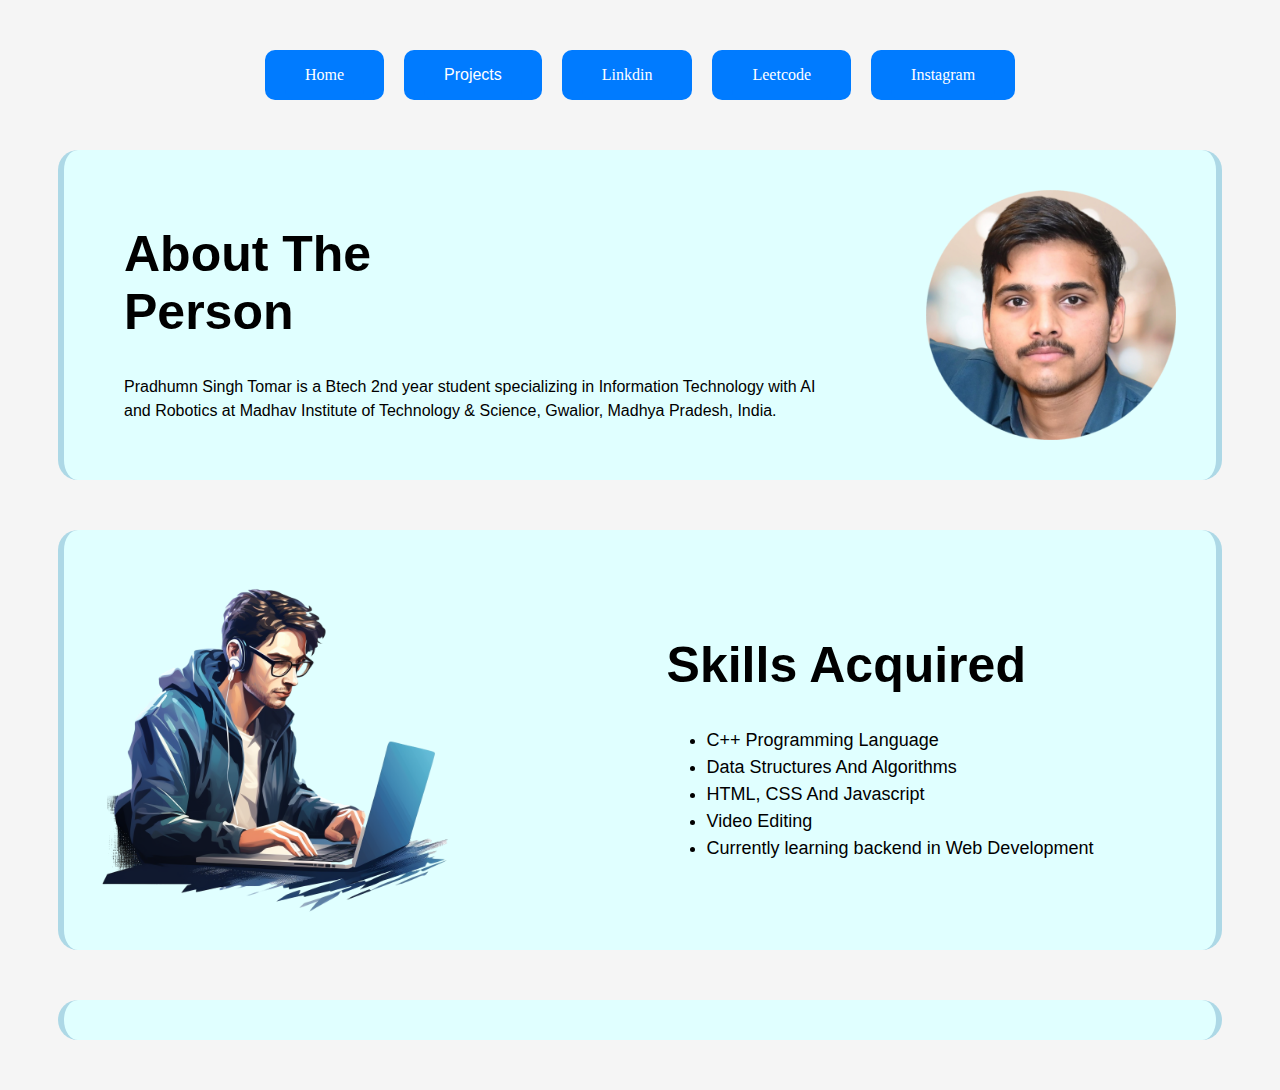
<file: index.html>
<!DOCTYPE html>

<html>
<head>
  <link rel="stylesheet" href="style.css">
  <meta http-equiv="CONTENT-TYPE" content="text/html; charset=UTF-8">
  <title>Pradhumn Portfolio</title>
</head>
<body>
  
  <div class="buttons" id="buttons1">
      
         
                  <div class="button">
           
           <a href="./index.html" class="button">Home</a>
                    
         </div>
         
                  <div class="button" id="projectButton">
                    <p class="button">Projects</p>
           
         </div>
                  <div class="button">
           
           <a href="https://www.linkedin.com/in/pradhumn-singh-tomar-601104296?utm_source=share&utm_campaign=share_via&utm_content=profile&utm_medium=android_app" class="button">Linkdin</a>
         </div>
         
            <div class="button">
           <a href="https://leetcode.com/u/pradhumn_singh_tomar/" class="button">Leetcode</a>
           
           
         </div>
    
    <div class="button">
           <a href="https://www.instagram.com/pradhumn_singh_tomar/" class="button">Instagram</a>
           
           
         </div>
         
         
       </div>
       
  
  
     <div class="container" id="container1">
        <div class="box" id="p">
          <h1>About The<br>Person</h1>
          <p class="p" style="font-size: 16px;">
            Pradhumn Singh Tomar is a Btech 2nd year student specializing in Information Technology with  AI and Robotics at Madhav Institute of Technology & Science, Gwalior, Madhya Pradesh, India.
            
          </p>
          
        </div>
        <div class="box">
          <img id="x" src = "./profile.png" class="float-image"> 
          
        </div>
    </div>
       
       <div class="container" id="container2" >
         
         <div class="box" id="box1">
          <img id="y" src="./skills.png" class="float-image flipped-photo">
          
        </div>
         
         <div class="box" id="p1">
           <h1>Skills Acquired</h1>
           <ul>
              <li>C++ Programming Language</li>
        <li>Data Structures And Algorithms</li>
        <li>HTML, CSS And Javascript</li>
        <li>Video Editing</li>
             <li>Currently learning backend in Web Development</li>
             
           </ul>
           
         </div>
         
         
       </div> 
  
  <div id="projects">
    
    
    
  </div>
  
    <script src="./script.js"></script>      
  
</body>
</html>
</file>
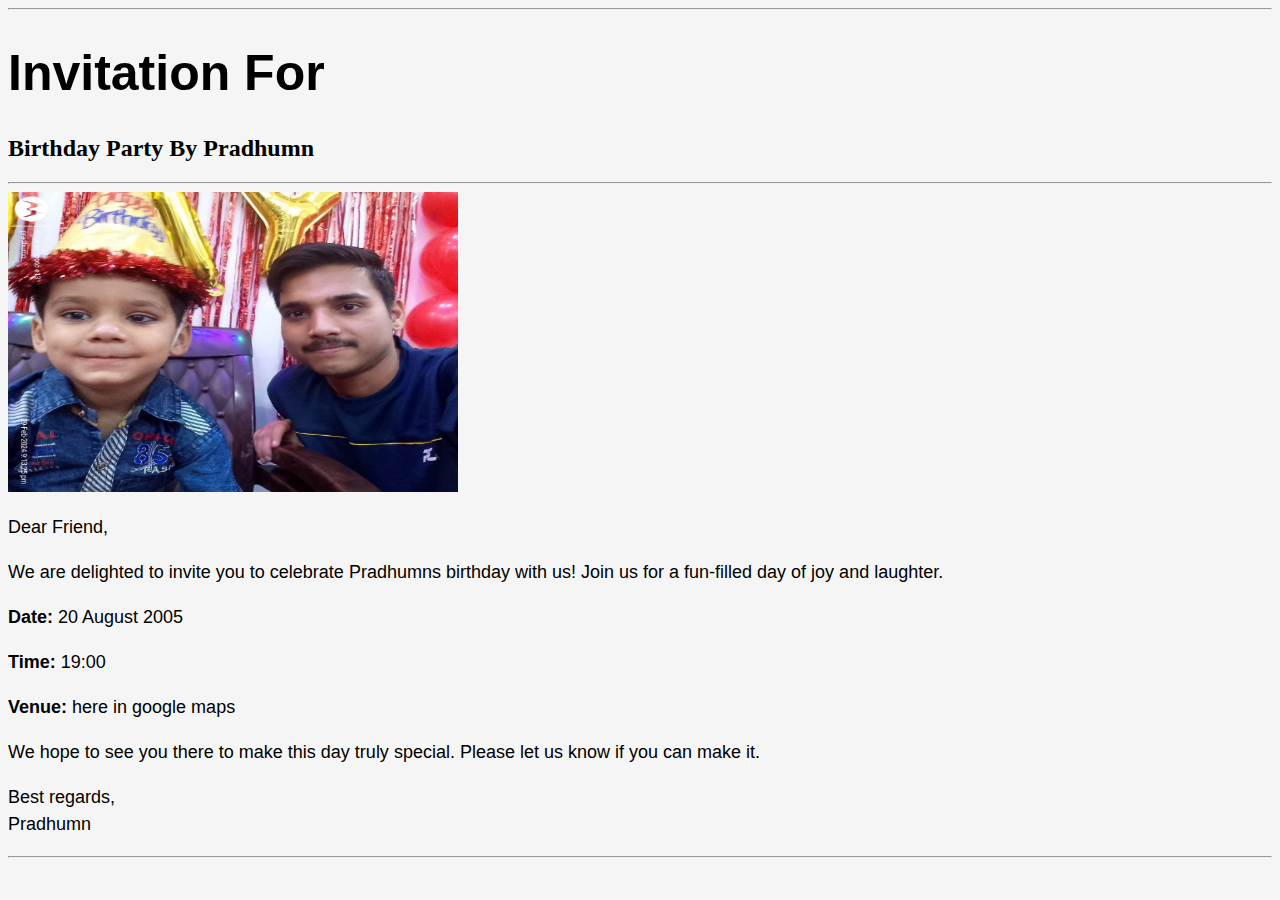
<file: birthday invitation.html>
<!DOCTYPE html>

<html>
<head>
  <meta http-equiv="CONTENT-TYPE" content="text/html; charset=UTF-8">
  <title>Birthday Invitation</title>
   <link rel="stylesheet" href="style.css">
</head>
<body>
  <hr />
  <h1>
    Invitation For
  </h1>
  
  <h2>Birthday Party By Pradhumn </h2>
  <hr />
  <img src="./birthday.jpg" width="450" height="300">
  <p>Dear Friend,</p>
    <p>We are delighted to invite you to celebrate Pradhumns birthday with us! Join us for a fun-filled day of joy and laughter.</p>
    <p><strong>Date:</strong> 20 August 2005</p>
    <p><strong>Time:</strong> 19:00</p>
    <p><strong>Venue:</strong> here in google maps</p>
    <p> We hope to see you there to make this day truly special. Please let us know if you can make it.</p>
    <p> Best regards,<br>Pradhumn</p>
  <hr />
</body>
</html>
</file>
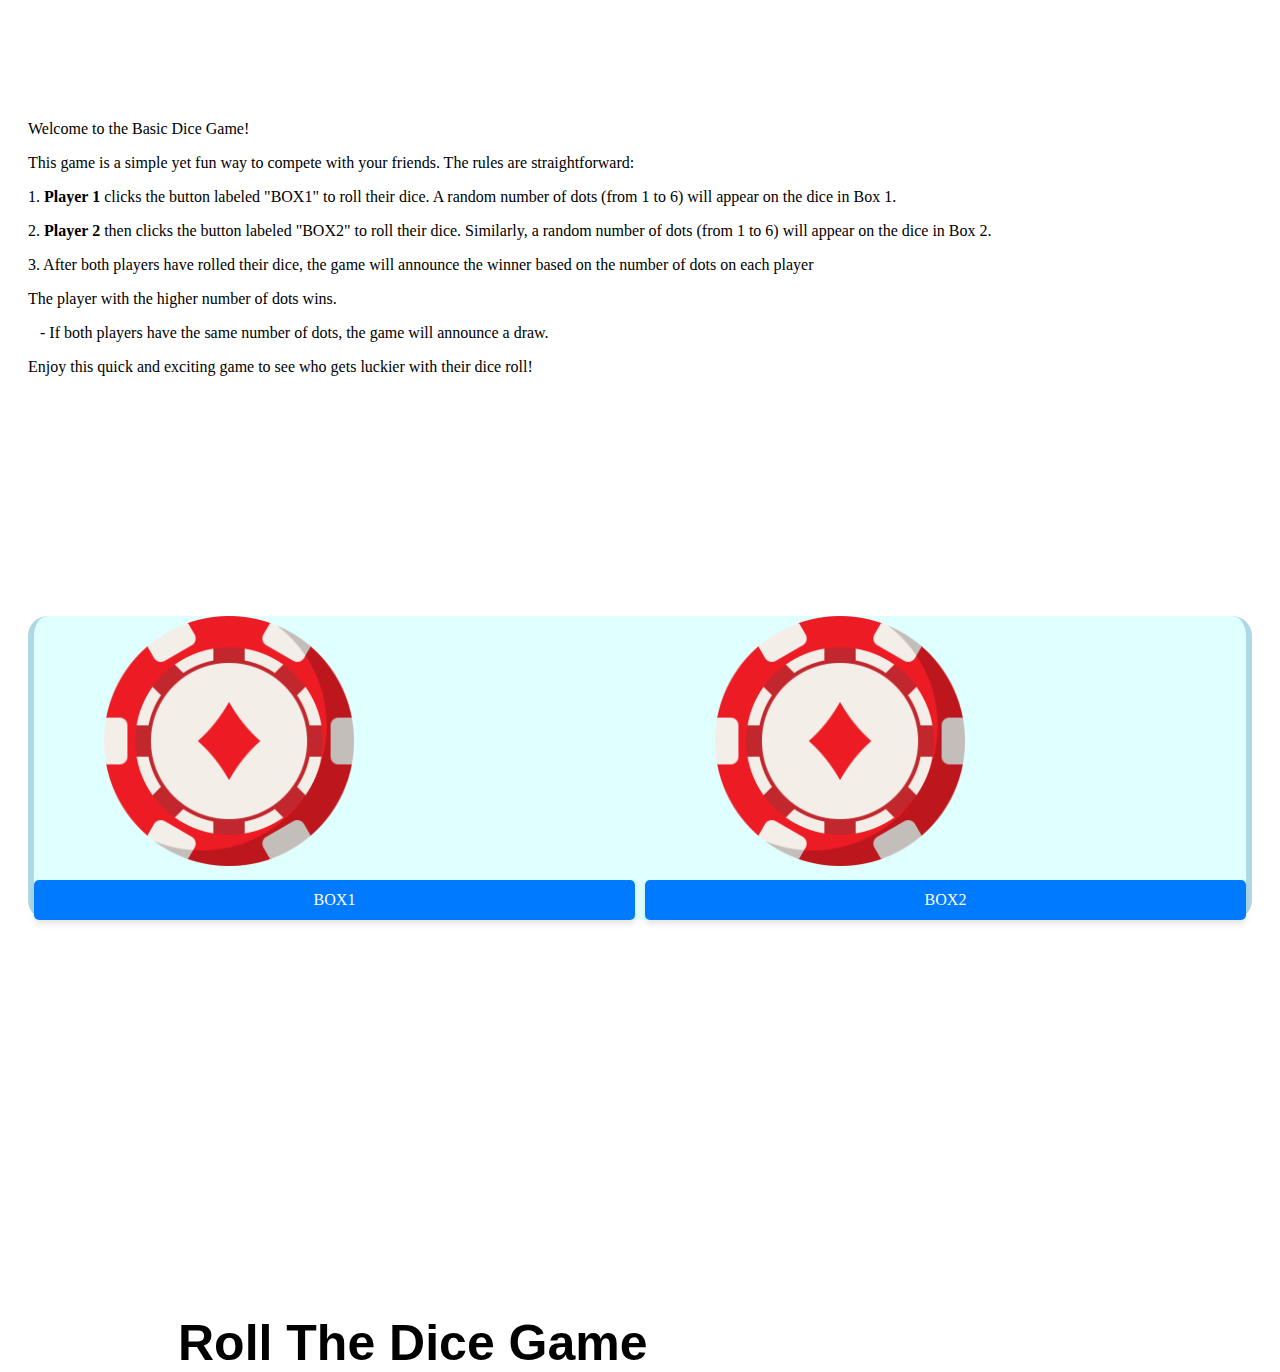
<file: diceGame.html>
<!DOCTYPE html>

<html>
<head>
  <meta http-equiv="CONTENT-TYPE" content="text/html; charset=UTF-8">
  <link rel="stylesheet" href="diceGame.css"/>
  <title>Dice Game</title>
</head>
<body>
    
       
  
  <div class="box">
  <p>Welcome to the Basic Dice Game!</p>

<p>This game is a simple yet fun way to compete with your friends. The rules are straightforward:</p>

<p>1. <strong>Player 1</strong> clicks the button labeled "BOX1" to roll their dice. A random number of dots (from 1 to 6) will appear on the dice in Box 1.</p>
<p>2. <strong>Player 2</strong> then clicks the button labeled "BOX2" to roll their dice. Similarly, a random number of dots (from 1 to 6) will appear on the dice in Box 2.</p>
<p>3. After both players have rolled their dice, the game will announce the winner based on the number of dots on each player</p>
<p>The player with the higher number of dots wins.</p>
<p>&nbsp;&nbsp;&nbsp;- If both players have the same number of dots, the game will announce a draw.</p>

<p>Enjoy this quick and exciting game to see who gets luckier with their dice roll!</p>
  
   
    </div>
  
  
  <h1>
    Roll The Dice Game
  </h1>
  <div class="container">
    <div class="box1">
      <img src="./zero.png">
    </div>
    
    <div class="box2"> 
     <img src="./zero.png">
      
    </div>
    
    <div class="btn1">
      BOX1
      
    </div>
    <div class="btn2">
        BOX2
    </div>
    
  </div>
    <script src="./diceGame.js"></script>
  
</body>
</html>
</file>
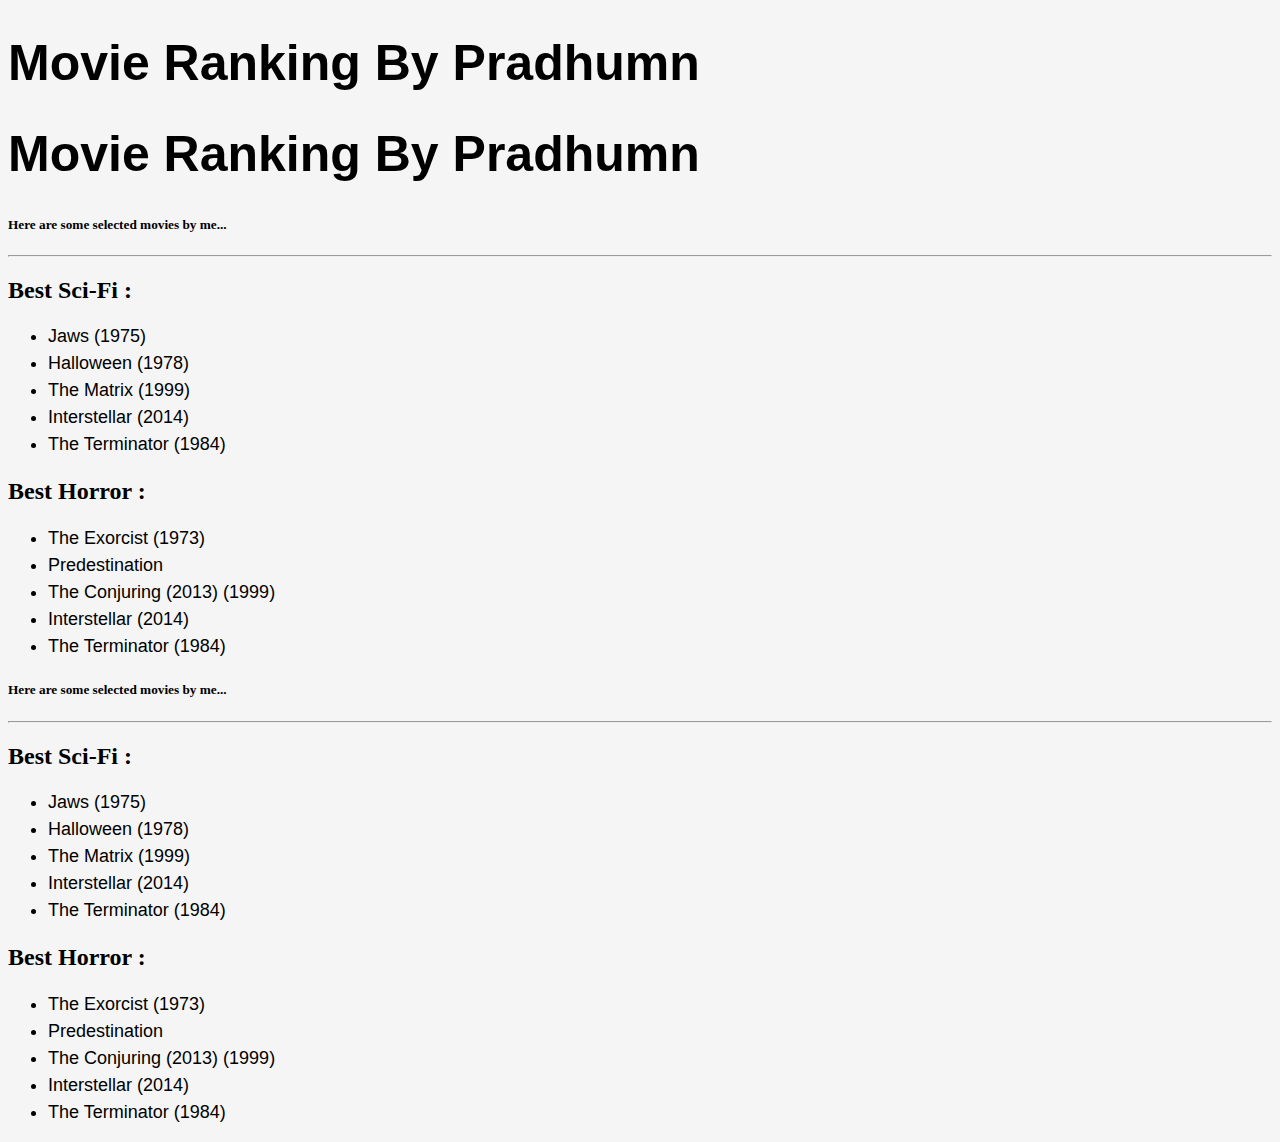
<file: movieranking.html>
<!DOCTYPE html>

<html>
<head>
  <meta http-equiv="CONTENT-TYPE" content="text/html; charset=UTF-8">
  <title>My Movie Rankings</title>
</head>
<body>
  <h1>
   Movie Ranking By Pradhumn
  </h1>
<!DOCTYPE html>

<html>
<head>
  <meta http-equiv="CONTENT-TYPE" content="text/html; charset=UTF-8">
  <title>My Movie Rankings</title>
  <link rel="stylesheet" href="style.css">
</head>
<body>
  <h1>
   Movie Ranking By Pradhumn
  </h1>
  <h5>Here are some selected movies by me...</h5>
  <hr /> 
  <h2>Best Sci-Fi :</h2>
  <ul>
    <li>Jaws (1975)</li>
    <li>Halloween (1978)</li>
    <li>The Matrix (1999)</li>
    <li>Interstellar (2014)</li>
    <li>The Terminator (1984)</li>
    
  </ul>
  
  <h2>Best Horror :</h2>
  <ul>
    <li>The Exorcist (1973)</li>
    <li>Predestination</li>
    <li>The Conjuring (2013) (1999)</li>
    <li>Interstellar (2014)</li>
    <li>The Terminator (1984)</li>
    
  </ul>
  
</body>
</html>
  <h5>Here are some selected movies by me...</h5>
  <hr /> 
  <h2>Best Sci-Fi :</h2>
  <ul>
    <li>Jaws (1975)</li>
    <li>Halloween (1978)</li>
    <li>The Matrix (1999)</li>
    <li>Interstellar (2014)</li>
    <li>The Terminator (1984)</li>
    
  </ul>
  
  <h2>Best Horror :</h2>
  <ul>
    <li>The Exorcist (1973)</li>
    <li>Predestination</li>
    <li>The Conjuring (2013) (1999)</li>
    <li>Interstellar (2014)</li>
    <li>The Terminator (1984)</li>
    
  </ul>
  
</body>
</html>
</file>
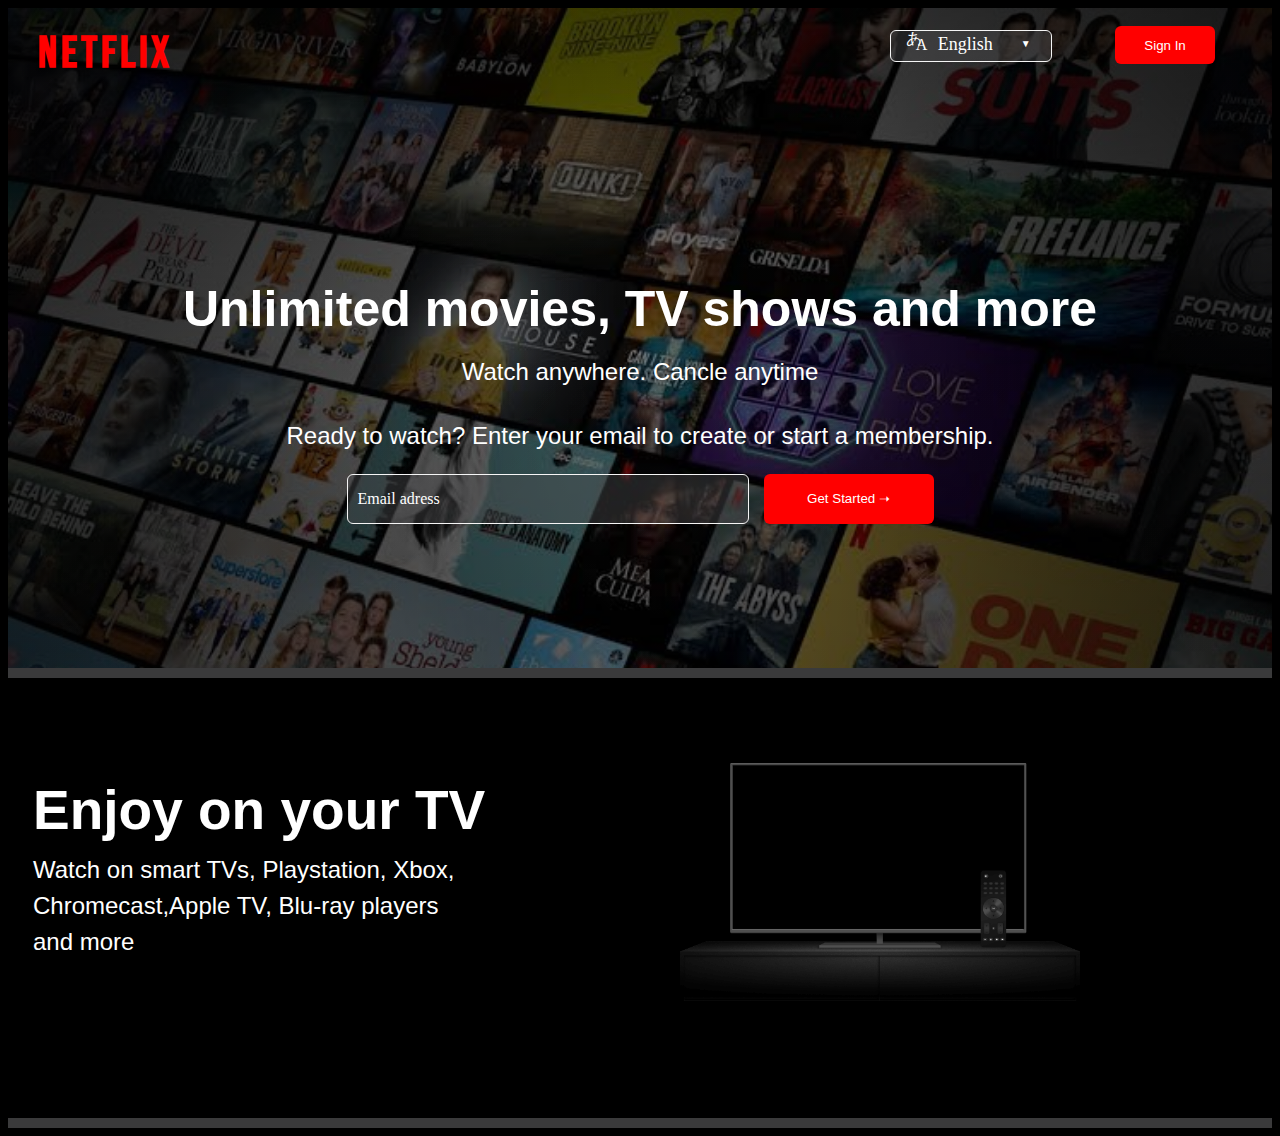
<file: netflix.html>
<!DOCTYPE html>

<html>
<head>
  <meta http-equiv="CONTENT-TYPE" content="text/html; charset=UTF-8">
  <link href="https://fonts.googleapis.com/css2?family=Bebas+Neue&display=swap" rel="stylesheet">
  <link href="https://fonts.googleapis.com/css2?family=Roboto:wght@400;700&display=swap" rel="stylesheet">


  <link rel="stylesheet" href="netflix.css"/>
  <title>Netflix</title>
</head>
<body>
  <div id="container">
    
    <div class="container1" id="container1">
      <div class="headings" id="heading1">
        <h1>Netflix</h1>
        
      </div>
       
      <div id="languageSelector">
        <div class="setAll" id="setAll">
        <p id="A">あ</p>
        <p id="AA">A</p>
          <p class="B" id="B">English</p>
        <p id="AAA">▼</p>
          </div>
      </div>
      
      <div class="button" id="signInbutton">
        <button>Sign In</button>
      </div>
      
    </div>
    
    <div id="mainContent">
      <div class="headings">
        <p id="heading2">Unlimited movies, TV shows and more</p>
      </div>
      <div id="paragraphs1">
        <p class="paragraph">Watch anywhere. Cancle anytime</p>
      </div>
      <div>
        <p class="paragraph">Ready to watch? Enter your email to create or start a membership.</p>
      </div>
      
      <div id="yoyo">
        <div class="setAll" id="Email">
          <p class="B" id="E">Email adress</p>
        </div>
        
        <button id="Get">Get Started  ➝</button>
        
      </div>
      
    </div>
    
    
  </div> 
  
  <div class="container" id="container2">
    <div id="mainContent2">
      <p class="headings">
        Enjoy on your TV
      </p>
      
      <p class="paragraph">
        Watch on smart TVs, Playstation, Xbox,<br>Chromecast,Apple TV, Blu-ray players<br>and more
      </p>
      
    </div>
    
    <div id="tv" class="sideImage">  
      <img id="sideImage" src="./tv.png">
    </div>
    <div class="slideshow">
        <img src="./Netflix1.jpeg" alt="Image 1">
        <img src="./Netflix2.jpeg" alt="Image 2">
        <img src="./Netflix3.jpeg" alt="Image 3">
        <img src="./Netflix4.jpeg" alt="Image 4">
      <img src="./Netflix5.jpeg">
    </div>
    
  </div>

</body>
</html>
</file>
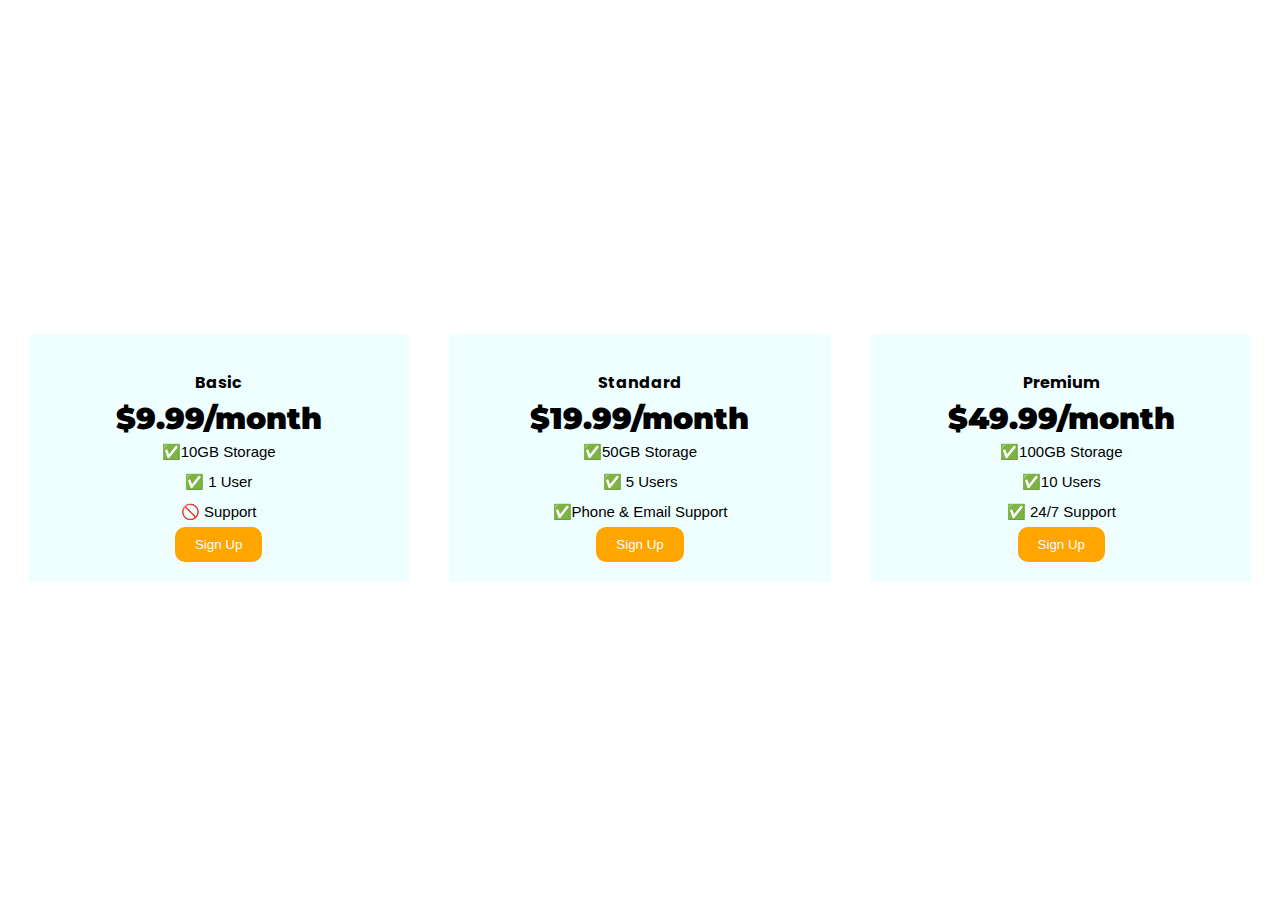
<file: project3.html>
<!DOCTYPE html>
<html>
  <head>
      <title>Flexbox Pricing Table</title>
    <link rel="stylesheet" href="project3 .css">
     <link href="https://fonts.googleapis.com/css2?family=Poppins:wght@400;600;700&display=swap" rel="stylesheet">
     <link href="https://fonts.googleapis.com/css2?family=Montserrat:wght@400;500;600;700&display=swap" rel="stylesheet">
    <link href="https://fonts.googleapis.com/css2?family=Sono&display=swap" rel="stylesheet">
    
  </head>
  <body>
    <div class="pricing-container">
      <div class="pricing-plan">
        <div class="plan-title">Basic</div>
        <div class="plan-price">$9.99/month</div>
        <ul class="plan-features">
          <li>✅10GB Storage</li>
          <li>✅ 1 User</li>
          <li>🚫  Support</li>
        </ul>
        <button class="plan-button">Sign Up</button>
      </div>
      <div class="pricing-plan">
        <div class="plan-title">Standard</div>
        <div class="plan-price">$19.99/month</div>
        <ul class="plan-features">
          <li>✅50GB Storage</li>
          <li>✅  5 Users</li>
          <li>✅Phone & Email Support</li>
        </ul>
        <button class="plan-button">Sign Up</button>
      </div>
      <div class="pricing-plan">
        <div class="plan-title">Premium</div>
        <div class="plan-price">$49.99/month</div>
        <ul class="plan-features">
          <li>✅100GB Storage</li>
          <li>✅10 Users</li>
          <li>✅  24/7 Support</li>
        </ul>
        <button class="plan-button">Sign Up</button>
      </div>
    </div>
  </body>
</html>
</file>
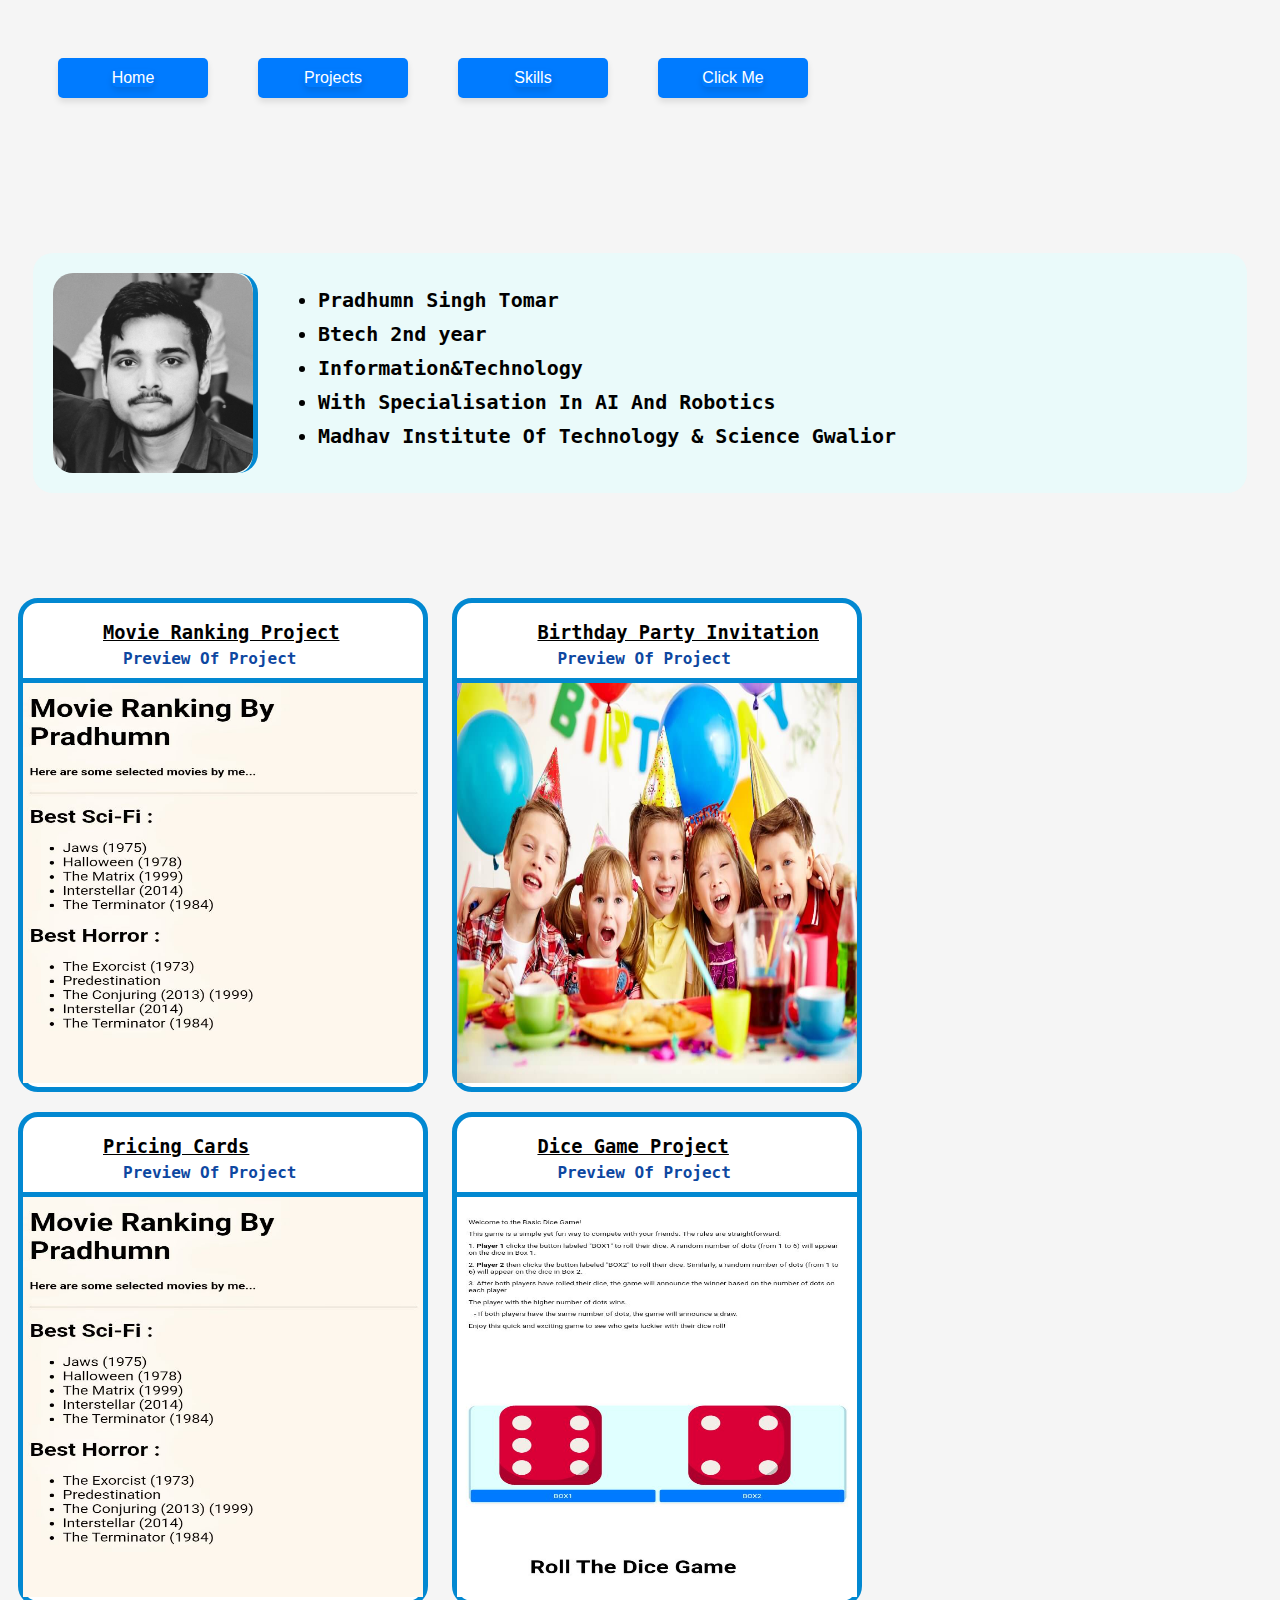
<file: projects.html>
<!DOCTYPE html>
<html>
<head>
  <style>
    hr {
      border: none;
      height: 2px;
      background-color: black;
      margin: 20px 0;
    }
  
  </style>
  <meta http-equiv="CONTENT-TYPE" content="text/html; charset=UTF-8">
  
  <title>Pradhumn Portfolio</title>
  <link rel="stylesheet" href="projects.css">

</head>
<body>
  <div class="buttons">
      
         
                  <div class="button">
           
           <a href="./index.html" class="button">Home</a>
                    
         </div>
         
                  <div class="button">
           <a href="./projects.html" class="button">Projects</a>
           
         </div>
                  <div class="button">
           
           <a href="https://www.example.com" class="button">Skills</a>
         </div>
         
            <div class="button">
           <a href="https://www.example.com" class="button">Click Me</a>
           
           
         </div>
         
         
       </div>


 <div id="mainbox">
 
  
 
 <div id="image">
 <img id="x" src = "./pradhumn.jpg" height="200px" width="200px">
 </div>
 
   <div id="details">
     <ul>
       <li>Pradhumn Singh Tomar</li>
       <li>Btech 2nd year</li>
       <li>Information&Technology</li>
       <li>With Specialisation In AI And Robotics</li>
       <li>Madhav Institute Of Technology & Science Gwalior</li>
       
       
     </ul>
     
     
     
     
   </div>
 
 
 </div>

  
  <div id="movieranking" class="projects">
    <div class="upperheadinginsidebox">
  <h3><a href = "./movieranking.html">Movie Ranking Project</a></h3>
      </div>
    <div class="lowerheadinginsidebox">
  <h4>Preview Of Project</h4>
      </div>
  <img src = "./previewmovie.jpg" width="400" height="400">
  </div>
  
  <div id="birthdayinvitation" class="projects">
    <div class="upperheadinginsidebox">
   <h3><a href = "./birthday invitation.html">Birthday Party Invitation</a></h3>
      </div>
    <div class="lowerheadinginsidebox"> 
  <h4>Preview Of Project</h4>
      </div>
  <img src = "./bday.jpg" width="400" height="400">
</div>
  
  <div id="project3" class="projects">
    <div class="upperheadinginsidebox">
  <h3><a href = "./project3.html">Pricing Cards</a></h3>
      </div>
    <div class="lowerheadinginsidebox">
  <h4>Preview Of Project</h4>
      </div>
  <img src = "./previewmovie.jpg" width="400" height="400">
  </div>
  <div id="diceGame" class="projects">
    <div class="upperheadinginsidebox">
  <h3><a href = "./diceGame.html">Dice Game Project</a></h3>
      </div>
    <div class="lowerheadinginsidebox">
  <h4>Preview Of Project</h4>
      </div>
  <img src = "./diceGame.jpg" width="400" height="400">
  </div>
  
  
</body>
</html>
</file>
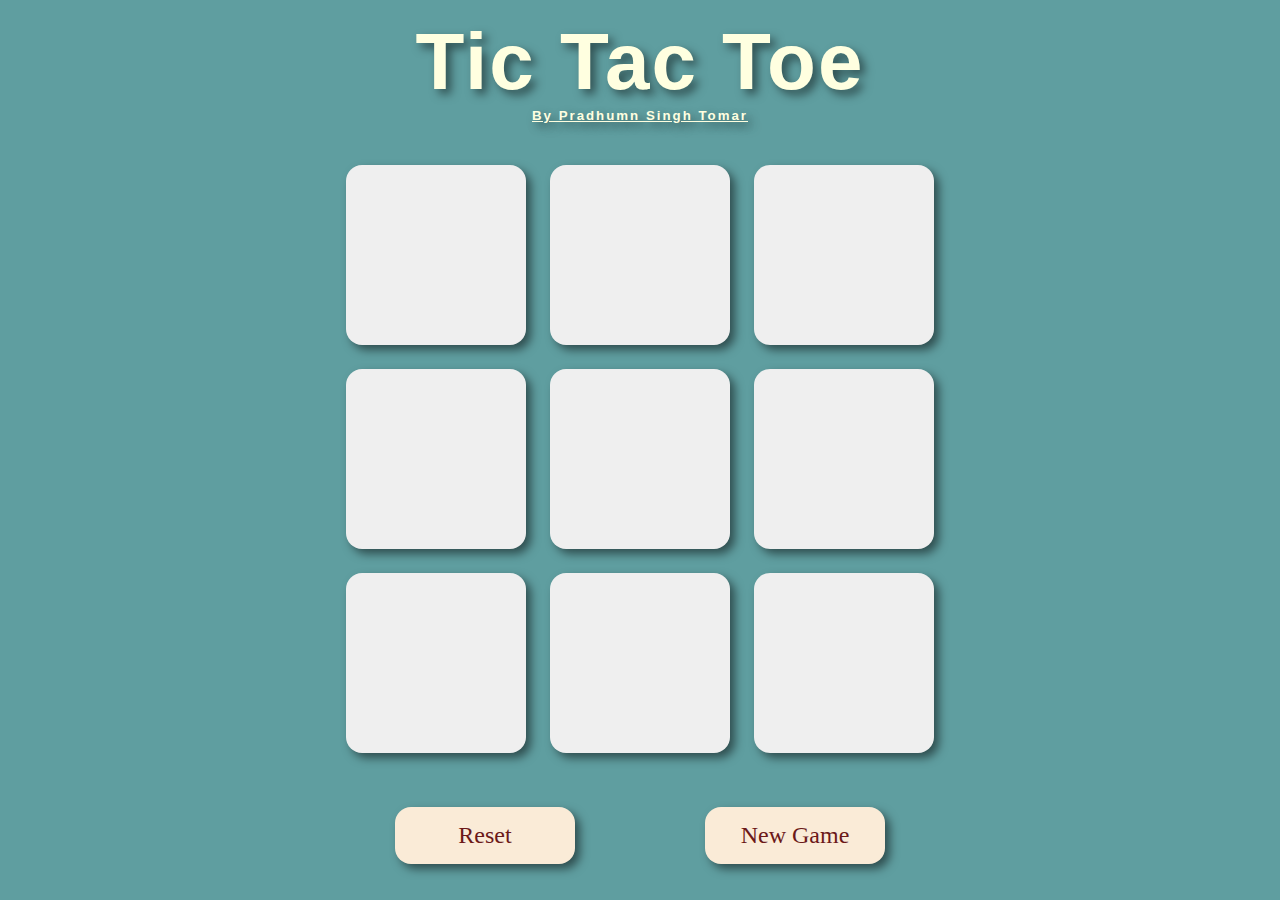
<file: TicTacToe.html>
<!DOCTYPE html>
<html lang="en">
<head>
    <link rel="stylesheet" href="game.css">                                                                                                                                                                                                           
    <meta charset="UTF-8">
    <meta name="viewport" content="width=device-width, initial-scale=1.0">
    <title>TicTacToe Game</title>
</head>
<body>
  
  
<div class="outerMostBox">
    <div class="headingBox">
        <h1>Tic Tac Toe</h1>
        <h5>By Pradhumn Singh Tomar</h5>
       </div>

<div class="gameAndMsg">
    <div class="game">
        <button class="box"></button>
        <button class="box"></button>
        <button class="box"></button>
        <button class="box"></button>
        <button class="box"></button>
        <button class="box"></button>
        <button class="box"></button>                                                                                                      
        <button class="box"></button>
        <button class="box"></button>
        
        <div class="buttons">
            <div class="button" id="reset">Reset</div>
            <div class="button" id="newGame">New Game</div>
        </div>
    </div>
    <div class="msg">
       
    </div>

</div>
    

    
</div>
       

     



    

    <script src="./game.js"></script>
</body>
</html>
</file>
<file: style.css>
body {
  background-color: whitesmoke;
}

.buttons {
  display: flex;
  flex-wrap: wrap;
  justify-content: center;
  gap: 20px;
  margin-top: 50px;
}

.button {
  display: flex;
  padding: 10px 20px;
  font-size: 16px;
  font-weight: 500;
  color: #fff;
  background-color: #007bff;
  border: none;
  border-radius: 10px;
  align-items: center;
  justify-content: center;
  text-decoration: none;
  height: 30px;
  transition: background-color 0.3s;
}

.button:hover {
  background-color: #0056b3;
}

.container {
  display: flex;
  justify-content: center;
  align-items: center;
  flex-direction: row;
  gap: 0px;
  margin: 50px;
  background-color: lightcyan;
  border-radius: 20px;
  border-right: 6px solid lightblue;
  border-left: 6px solid lightblue;
  padding: 0px;
}

.box {
  margin: 10px;
  margin-left: 60px;
}

h1 {
  font-family: 'Nunito', sans-serif;
  font-size: 50px;
}



p {
  font-family: 'Nunito', sans-serif;
  font-weight: 500;
  font-size: 18px;
  line-height: 1.5;
}

li {
  line-height: 1.5;
  font-family: 'Nunito', sans-serif;
  font-size: 18px;
  font-weight: 500;
}

#container1, #container2 {
  flex-direction: row;
}

.float-image {
    float: left; /* Use 'right' if you want the image to float to the right */
    margin: 0 10px 10px 0; /* Adjust margins as needed */
  height: 250px;
  width: 250px;
  margin: 30px;
  
}



#y{
  height: 400px;
  width: 400px;
  margin: 0px;
  margin-left: 10px;
  border-radius: 25%;
}


#box1{
  margin: 10px;
  position: relative;
  left: -10%;
}

@media (max-width:768px){
  container2{
    display: flex;
    flex-wrap: wrap;
    justify-content: center;
    
    flex-direction: row;
    gap: 0px;
    margin: 50px;
    background-color: lightcyan;
    border-radius: 20px;
    border-right: 6px solid lightblue;
    border-left: 6px solid lightblue;
    padding: 0px;
  }

  #box1{
    margin: 10px;
    position: relative;
    left: -%;
  }
  
}

#box2{
  position: relative;
  right: -10%;
margin: 10px;
overflow-wrap: break-word ;


}

#container2{
  display: flex;
  flex-wrap: wrap;
  
  
  flex-direction: row;
  gap: 0px;
  margin: 50px;
  background-color: lightcyan;
  border-radius: 20px;
  border-right: 6px solid lightblue;
  border-left: 6px solid lightblue;
  padding: 0px;
}
.flipped-photo {
  transform: scaleX(-1);
}


.projectImage img{
  
  height: 250px;
  width: 250px;
  border: 1px solid blue;
  
}

#projects{
  position: relative;
  display: flex;
  flex-wrap: wrap;
  justify-content: center;
  align-items: center;
  margin: 50px;
  background-color: lightcyan;
  border-radius: 20px;
  border-right: 6px solid lightblue;
  border-left: 6px solid lightblue;
  padding: 20px;
  
}

#projects h1{
  position: absolute;
  top: 5px;
  
  
}

.project{
  margin: 20px;
  margin-top: 120px;
  
  text-align: center;
  margin-bottom: 50px;
}

.projectName{
  margin: 15px;
  
}

.nameOfProject{
  
  font-size: 24px;
  font-size: 700;
  margin: 0px;
  margin-top: 10px;
  background-color: #b6f9fa;
  border: 2px solid black;
  color: black;
  border-radius: 15px;
  
}

.project .button{
  margin: 0px;
  margin-bottom: 10px;
  height: 15px;
}
</file>
<file: diceGame.css>
.container {
            display: grid;
  position: relative;
  top: 20rem;
            grid-template-columns: 1fr 1fr;
            gap: 10px; /* optional, for spacing between boxes */
  margin: 20px;
  background-color: lightcyan;
  border-radius: 20px;
  border: 0px solid blue;
  border-right: 6px solid lightblue;
  border-left:  6px solid lightblue;
  justify-content: center;
  align-items: center;
  
        }

.box{
  
  margin: 20px;
  margin-top: 20px;
}


.btn1{
  display: flex;
   /* padding: 10px 20px;  /* adjust padding as needed */
    font-size: 16px; /* adjust font size as needed */
    color: #fff; /* text color */
    background-color: #007bff; /* button background color */
    border: none; /* removes default border */
    border-radius: 5px; /* optional: rounds corners */
    align-items: center;
  justify-content: center;
  /* centers text */
    text-decoration: none; /* removes underline from the link */
    box-shadow: 0 4px 6px rgba(0, 0, 0, 0.1); /* optional: adds shadow */
    transition: background-color 0.3s; /* smooth transition for hover effect */
   height: 40px;
  
}

.btn2{
  display: flex;
   /* padding: 10px 20px;  /* adjust padding as needed */
    font-size: 16px; /* adjust font size as needed */
    color: #fff; /* text color */
    background-color: #007bff; /* button background color */
    border: none; /* removes default border */
    border-radius: 5px; /* optional: rounds corners */
    align-items: center;
  justify-content: center;
  /* centers text */
    text-decoration: none; /* removes underline from the link */
    box-shadow: 0 4px 6px rgba(0, 0, 0, 0.1); /* optional: adds shadow */
    transition: background-color 0.3s; /* smooth transition for hover effect */
   height: 40px;
  
}

img {
  margin-left: 70px;
  height: 250px;
  width: 250px;
  
}

h1{
  font-family: 'Nunito', sans-serif;
  font-size: 50px;
  position: absolute;
  top: 80rem;
  margin-left: 170px;
  
}

.box{
  
  position: relative;
  top: 100px;
}

.button {
    display: flex;
  flex-direction: column;
   /* padding: 10px 20px;  /* adjust padding as needed */
    font-size: 16px; /* adjust font size as needed */
    color: #fff; /* text color */
    background-color: #007bff; /* button background color */
    border: none; /* removes default border */
    border-radius: 5px; /* optional: rounds corners */
    align-items: center;
  justify-content: center;
  /* centers text */
    text-decoration: none; /* removes underline from the link */
    box-shadow: 0 4px 6px rgba(0, 0, 0, 0.1); /* optional: adds shadow */
    transition: background-color 0.3s; /* smooth transition for hover effect */
  margin-bottom: 5px;
  
}

.button:hover {
    background-color: #0056b3; /* changes background color on hover */
}
</file>
<file: netflix.css>
body{
  background-color: black;
}

.container1{
  position: relative;
  display: grid;
  grid-template-columns: 1.5fr .5fr 1fr 1.3fr .7fr;
  grid-template-rows: 1fr;
  
  
}

#mainContent{
  display: flex;
  flex-direction: column;
  justify-content: center;
  align-items: center;
  position: relative;
  top: 100px;
}

#heading2{
  font-size: 50px;
  
}
.headings{
  
  color: white;
  
  font-family: 'Helvetica Neue', Arial, sans-serif;
    
  font-weight: 900;
  
  margin: 10px;
}
#heading1{
  margin-left: 30px;
  color: red;
  
  font-family: 'Bebas Neue', sans-serif;
  letter-spacing: 4px;
  font-size: 22px;
  margin: 10px;
  margin-top: -10px;
  margin-left: 30px;
  
}

#languageSelector{
  
  grid-column: 4/4;
  position: relative;
  
  text-align: center;
  justify-items: center;
  
}

#signInbutton{
  position: relative;
  top: 18px;
  height: 30px;
  width: 75px;
  margin-left: 20px;
  transition: background-color 0.3s ease, transform 0.1s ease;
  
  
}

#signInbutton: active{
  background-color: #0056b3;
            transform: scale(0.95);
}

#A{
  position: absolute;
  color: white;
  clip-path: polygon(0 0, 100% 0, 100% 100%, 50% 50%, 50% 100%, 0 100%);
  font-size: 16px;
  top: -18px;
  left: 15px;
}

#AA{
  position: absolute;
  
  top: 12px;
  color: white;
  top: -11px;
  left: 25px;
}

#AAA{
  position: absolute;
  
  color: white;
  top: -3px;
  left: 130px;
  font-size: 10px;
}

#setAll{
  background-color: rgba(80, 81, 82,0.4);
  height: 30px;
  
  position: relative;
  border: 1px solid whitesmoke;
  top: 22px;
  border-radius: 6px;
  width: 160px;
  margin: 0px;
  margin-left: 80px;
  transition: background-color 0.3s ease, transform 0.1s ease;
}

#container{
  
  background: 
                radial-gradient(circle at top left, rgba(0, 0, 0, 0.5), transparent 50%),
                radial-gradient(circle at top right, rgba(0, 0, 0, 0.5), transparent 50%),
                radial-gradient(circle at bottom left, rgba(0, 0, 0, 0.5), transparent 50%),
                radial-gradient(circle at bottom right, rgba(0, 0, 0, 0.5), transparent 50%),
                linear-gradient(to bottom, rgba(0, 0, 0, 0.5) 0%, rgba(0, 0, 0, 0.1) 50%, rgba(0, 0, 0, 0.2) 100%),
                linear-gradient(to right, rgba(0, 0, 0, 0.5) 0%, rgba(0, 0, 0, 0.3) 50%, rgba(0, 0, 0, 0.5) 100%),
                url('mainBackground.jpg');
  background-size: 100% 100%, 100% 100%, auto;
  background-repeat: no-repeat;
  height: 660px;
  
  background-size: cover;
  margin: 0px;
  border: 0px solid gray;
  border-bottom: 10px solid #3a3a3b;
}

button{
  background-color: red;
  border-radius: 6px;
  color: white;
  height: 38px;
  width: 100px;
  font-weight: 500;
  border: none;
  transition: background-color 0.3s ease, transform 0.1s ease;
}

.button:active {
            background-color: #0056b3;
            transform: scale(0.95);
        }



#B{
  position: absolute;
  
  color: white;
  top: -15px;
  left: 47px;
  font-size: 18px;
}

#yoyo{
  
  display: flex;
}

.paragraph{
  color: white;
  font-size: 24px;
  font-family: 'Helvetica Neue', Arial, sans-serif;
  
}

.setAll{
  background-color: rgba(80, 81, 82,0.4);
  border: 1px solid whitesmoke;
  border-radius: 6px;
  
}
#setAll:active {
            background-color: #1e7e34;
            transform: scale(0.95);
        }

.B{
  color: white;
  font-size: 16px;
  
}

#Email{
  width: 400px;
  
  
}

#E{
  margin: 10px;
  font-size: 16px;
  margin-top: 15px;
}
#Get{
  width: 170px;
  margin-left: 15px;
  height: 50px;
  transition: background-color 0.3s ease, transform 0.1s ease;
}

#Get:active {
            background-color: #1e7e34;
            transform: scale(0.95);
        }

#paragraphs1{
  position: absolute;
}

#sideImage{
  height: 300px;
  width: 400px;
  
}

#container2{
  display: grid;
  grid-template-columns: 1fr 1fr;
  grid-template-rows: 440px;
  position: relative;
  border: none;
  border-bottom: 10px solid #3a3a3b;
}

#mainContent2{
  
  align-items: center;
  text-align: center;
  justify-content: center;
}

#mainContent2 .headings{
  
  font-size: 55px;
  text-align: left;
  margin: 0px;
  margin-top: 100px;
  margin-left: 25px;
  
}

#mainContent2 .paragraph{
  text-align: left;
  margin: 0px;
  margin-left: 25px;
  font-size: 24px;
  margin-top: 10px;
  line-height: 1.5;
  
}

#tv{
  align-items: center;
  justify-items: center;
  
}

#sideImage{
  margin-top: 25px;
  margin-left: 40px;
  position: relative;
  z-index: 2;
  
  
}

.slideshow {
    position: relative;
    width: 400px;
    height: 200px;
    overflow: hidden;
  position: absolute;
  top: 80px;
  left: 570px;
  z-index: 1;
  
}

.slideshow img {
    position: absolute;
    height: 200px;
  width: 300px;
    top: 0;
    left: 0;
    opacity: 0;
    animation: slide 16s infinite;
}

.slideshow img:nth-child(1) {
    animation-delay: 0s;
}

.slideshow img:nth-child(2) {
    animation-delay: 4s;
}

.slideshow img:nth-child(3) {
    animation-delay: 8s;
}

.slideshow img:nth-child(4) {
    animation-delay: 12s;
}

@keyframes slide {
    0% {
        opacity: 0;
    }
    25% {
        opacity: 1;
    }
    50% {
        opacity: 0;
    }
    100% {
        opacity: 0;
    }
}

#container3{
  
  display: flex;
  flex-direction: row;
  flex-wrap: wrap;
  justify-content: space-between;
  border: 1px solid white;
  border-bottom: 10px solid #3a3a3b;
}

#heading4{
  color: white;
  
  font-family: 'Helvetica Neue', Arial, sans-serif;
    
  font-weight: 900;
  
  margin: 10px;
  
}

#mainContent4{
  border: 1px solid white;
  
}
#sideImage4{
  border: 1px solid white;
  
}
  
  background: 
                radial-gradient(circle at top left, rgba(0, 0, 0, 0.5), transparent 50%),
                radial-gradient(circle at top right, rgba(0, 0, 0, 0.5), transparent 50%),
                radial-gradient(circle at bottom left, rgba(0, 0, 0, 0.5), transparent 50%),
                radial-gradient(circle at bottom right, rgba(0, 0, 0, 0.5), transparent 50%),
                linear-gradient(to bottom, rgba(0, 0, 0, 0.5) 0%, rgba(0, 0, 0, 0.1) 50%, rgba(0, 0, 0, 0.2) 100%),
                linear-gradient(to right, rgba(0, 0, 0, 0.5) 0%, rgba(0, 0, 0, 0.3) 50%, rgba(0, 0, 0, 0.5) 100%),
                url('mainBackground.jpg');
  background-size: 100% 100%, 100% 100%, auto;
  background-repeat: no-repeat;
  height: 660px;
  
  background-size: cover;
  margin: 0px;
  border: 0px solid gray;
  border-bottom: 10px solid gray;
}

button{
  background-color: red;
  border-radius: 6px;
  color: white;
  height: 38px;
  width: 100px;
  font-weight: 500;
  border: none;
}



#B{
  position: absolute;
  
  color: white;
  top: -15px;
  left: 47px;
  font-size: 18px;
}

#yoyo{
  
  display: flex;
}

.paragraph{
  color: white;
  font-size: 24px;
  font-family: 'Helvetica Neue', Arial, sans-serif;
  
}

.setAll{
  background-color: rgba(80, 81, 82,0.4);
  border: 1px solid whitesmoke;
  border-radius: 6px;
}

.B{
  color: white;
  font-size: 16px;
  
}

#Email{
  width: 400px;
  
  
}

#E{
  margin: 10px;
  font-size: 16px;
  margin-top: 15px;
}
#Get{
  width: 170px;
  margin-left: 15px;
  height: 50px;
}

#paragraphs1{
  position: absolute;
}
</file>
<file: project3 .css>
body {
  font-family: 'Sono', sans-serif;
}

.pricing-container {
  display: flex;
  justify-content: center;
  align-items: center; /* Vertically center items */
  min-height: 100vh; /* Ensure container covers the viewport height */
}

.pricing-plan {
  background-color: rgba(224, 255, 255, 0.5);
  width: 700px;
  margin: 20px;
  padding: 20px; /* Add padding for better spacing */
  text-align: center; /* Center text content */
}

.plan-title {
  font-family: 'Poppins', sans-serif;
  font-weight: 700;
  margin-top: 15px;
}

.plan-price {
  font-family: 'Montserrat', sans-serif;
  font-weight: 900;
  font-size: 30px;
  margin-top: 5px;
}

.plan-button {
  background-color: orange;
  padding: 10px 20px; /* Adjust padding for button */
  border: none;
  border-radius: 10px;
  color: white;
  cursor: pointer;
}

ul {
  list-style-type: none;
  padding: 0; /* Remove default padding */
  margin: 0; /* Remove default margin */
  font-family: Verdana, Geneva, sans-serif;
  font-size: 15px;
  line-height: 2;
  text-align: center;
}

/* Ensure button inherits cursor pointer */
button {
  cursor: pointer;
}

/* Media Query for Responsive Design */
@media screen and (max-width: 768px) {
  .pricing-container {
    flex-direction: column; /* Stack items vertically */
    align-items: stretch; /* Stretch items full width */
  }
  
  .pricing-plan {
    width: 90%; /* Adjust width to full width of the viewport */
    margin: 10px auto; /* Center-align and add smaller margin */
  }
}
</file>
<file: projects.css>
#mainbox {
  position: relative;
  top: 60px;
  display: flex;
   
background-color: rgba(224, 255, 255, 0.5); /* Light Blue */
  overflow: hidden;
  margin: 25px;
  border-radius: 20px;
}

#image {
   
  border-right: 5px solid #0288d1; /*Deep Sky Blue */
  margin: 20px;
  border-radius: 20px;
  
}
#details {
  display: flex;
  flex-direction: column;
  justify-content: center;
}
#x {
  max-width: 100%; /* Ensures the image does not exceed the width of the container */
  height: 100%; /* Allows the image height to adjust proportionally */
  display: block; /* Ensures proper rendering as a block element */
  border-radius: 20px;
}

li {
  font-weight: 700;
  font-size: 20px;
  font-family: 'Monospace', 'Lucida Console', sans-serif;
  margin-bottom: 10px;
  color: black; /* Dark Blue */
}
body{
  background-color: whitesmoke;
    color: #0d47a1;
    font-family: 'Arial', sans-serif;
  
}

.heading {
  position: absolute;
  top: 30px;
  margin-left: 40%;
  max-width: 400px;
  min-width: 100px;
  height: 30px;
  background-color: #ffffff; /* White */
  border: 5px solid #0288d1; /* Deep Sky Blue */
  margin-bottom: 5px;
}
.about{
  margin: 5px;
  top: 50px;
}

#project {
  position: absolute;
  top: 440px;
  margin-left: 42%;
  max-width: 400px;
  min-width: 100px;
  max-height: 40px;
  background-color: #ffffff; /* White */
  border: 5px solid #0288d1; /* Deep Sky Blue */
  margin-bottom: 5px;
}

.projects {
  position: relative;
  display: inline-block;
  top: 130px;
  border: 5px solid #0288d1; /* Deep Sky Blue */
  margin: 10px;
  background-color: #ffffff; /* White */
  border-radius: 20px;
}

.upperheadinginsidebox {
  position: absolute;
  margin-left: 20%;
  color: black; 
}

.lowerheadinginsidebox {
  position: absolute;
  top: 25px;
  margin-left: 25%;
  color: #0d47a1; /* Dark Blue */
}

.projects img {
  margin-top: 75px;
  border-top: 5px solid #0288d1; /* Deep Sky Blue */
}

.projects h3,
.projects h4 {
  font-family: 'Monospace', 'Lucida Console', sans-serif;
  font-weight: 700;
  color: #0d47a1; /* Dark Blue */
}

a{
  
  color: black;
  
  
}

.button {
    display: flex;
   /* padding: 10px 20px;  /* adjust padding as needed */
    font-size: 16px; /* adjust font size as needed */
    color: #fff; /* text color */
    background-color: #007bff; /* button background color */
    border: none; /* removes default border */
    border-radius: 5px; /* optional: rounds corners */
    align-items: center;
  justify-content: center;
  /* centers text */
    text-decoration: none; /* removes underline from the link */
    box-shadow: 0 4px 6px rgba(0, 0, 0, 0.1); /* optional: adds shadow */
    transition: background-color 0.3s; /* smooth transition for hover effect */
  
  
}

.button:hover {
    background-color: #0056b3; /* changes background color on hover */
}

.buttons{
  display: grid;
  position: relative;
  top: 50px;
  
  grid-template-columns: 150px 150px 150px 150px;
  grid-template-rows: 40px 40px 40px 40px;
  
  column-gap: 50px;
  margin-left: 50px;
  
  
}

@media screen and (max-width: 768px){
  
  .button {
    display: flex;
   /* padding: 10px 20px;  /* adjust padding as needed */
    font-size: 16px; /* adjust font size as needed */
    color: #fff; /* text color */
    background-color: #007bff; /* button background color */
    border: none; /* removes default border */
    border-radius: 5px; /* optional: rounds corners */
    align-items: center;
  justify-content: center;
  /* centers text */
    text-decoration: none; /* removes underline from the link */
    box-shadow: 0 4px 6px rgba(0, 0, 0, 0.1); /* optional: adds shadow */
    transition: background-color 0.3s; /* smooth transition for hover effect */
  
  
}

.button:hover {
    background-color: #0056b3; /* changes background color on hover */
}

.buttons{
  display: grid;
  position: relative;
  top: 50px;
  
  grid-template-columns: 150px 150px 150px 150px;
  grid-template-rows: 40px 40px 40px 40px;
  
  column-gap: 50px;
  margin-left: 50px;
  
  
}
  .projects {
  position: relative;
  display: flex;
    flex-direction: column;
  top: 130px;
  border: 5px solid #0288d1; /* Deep Sky Blue */
  margin: 10px;
  background-color: #ffffff; /* White */
  border-radius: 20px;
}
  
  #mainbox {
  position: relative;
  top: 60px;
  display: flex;
    flex-direction: column;
  border: 5px solid #0288d1; /* Deep Sky Blue */
  background-color:#e3f2fd; /* Light Blue */
  overflow: hidden;
  margin: 25px;
  border-radius: 20px;
}
  
  
#project {
  position: absolute;
  top: 650px;
  margin-left: 40%;
  max-width: 400px;
  min-width: 100px;
  max-height: 40px;
  background-color: #ffffff; /* White */
  border: 5px solid #0288d1; /* Deep Sky Blue */
  margin-bottom: 5px;
}
  
  }
}

@media screen and (max-width: 768px){
  .projects {
  position: relative;
  display: flex;
    flex-direction: column;
  top: 130px;
  border: 5px solid #0288d1; /* Deep Sky Blue */
  margin: 10px;
  background-color: #ffffff; /* White */
  border-radius: 20px;
}
  
  #mainbox {
  position: relative;
  top: 60px;
  display: flex;
    flex-direction: column;
  border: 5px solid #0288d1; /* Deep Sky Blue */
  background-color:#e3f2fd; /* Light Blue */
  overflow: hidden;
  margin: 25px;
  border-radius: 20px;
}
  
  
#project {
  position: absolute;
  top: 650px;
  margin-left: 40%;
  max-width: 400px;
  min-width: 100px;
  max-height: 40px;
  background-color: #ffffff; /* White */
  border: 5px solid #0288d1; /* Deep Sky Blue */
  margin-bottom: 5px;
}
  
}
</file>
<file: game.css>
*{
    padding: 0px;
    margin: 0px;
}

.outerMostBox{
    
    display: flex;
    flex-direction: column;
    flex-wrap: wrap;
    justify-content: center ;
    align-items: center;
}

.gameAndMsg{
 display: flex;
 flex-direction: row;
 flex-wrap: wrap;

}

 .game{
   position: relative;
   left: auto;
    justify-content: center;
    align-items: center;
    display: flex;
    flex-wrap: wrap;
    padding: 1rem;
    gap: 1.5rem;
    width: 70vb;
    margin: 10px;
    margin-top: 0vh;
    transition: top 2s ease, left 2s ease; 
}


.game .box{
    width: 20vb;
    height: 20vh;
    border-radius: 1rem;
    border: 0cap;
    box-shadow: 5px 5px 10px rgba(0,0,0,0.5);
    font-size: 3rem;
}

.buttons{
    display: flex;
    flex-direction: row;
    gap: 10vb;
    margin-top: 20px;
}

.button{
    background-color: antiquewhite;
    margin: 10px;
    margin-left: 20px;
    margin-right: 20px;
    padding: 15px;
    width: 150px;
    display: flex;
    justify-content: center;
    align-items: center;
    color: rgb(108, 25, 25);
    border-radius: 1rem;
    font-size: 1.5rem;
    box-shadow: 5px 5px 10px rgba(0,0,0,0.5);
}
.button:active{
    background-color: #eaeaea;
transform: scale(0.95);
}
.button:hover{
    cursor: pointer;
}

.msg{
    opacity: 0;
    transition: opacity 1.5s ease;
    display: none;
    font-size: 5rem;
    font-family: 'Arial','Helvetica',sans-serif;
    color: rgb(255, 255, 224);
   letter-spacing: 2px;
   text-shadow:  5px 5px 10px rgba(0,0,0,0.5);
   max-width: 500px;
   justify-content: center;
   align-items: center;
   margin-bottom: 150px;
   
}

@media (max-width: 500px){
    .outerMostBox{
    
        display: flex;
        flex-direction: column;
        flex-wrap: wrap;
       
        justify-content: center ;
        align-items: center;
    }
    
    .game .box{
        width: 60px;
        height: 60px;
        border-radius: 10px;
        border: 0cap;
        box-shadow: 5px 5px 10px rgba(0,0,0,0.5);
        font-size: 30px;
    }

    .game .button{
        background-color: antiquewhite;
        margin: 10px;
        margin-left: 20px;
        margin-right: 20px;
        padding: 15px;
        width: 65px;
        display: flex;
        justify-content: center;
        align-items: center;
        color: rgb(108, 25, 25);
        border-radius: 1rem;
        font-size: 0.7rem;
        box-shadow: 5px 5px 10px rgba(0,0,0,0.5);
        height: 1px;
    }

    .buttons{
        display: flex;
        flex-direction: row;
        gap: 0.5vb;
        margin-top: 20px;

    }

    .gameAndMsg{
        display: flex;
      
        flex-wrap: wrap;
        margin-right: 40px;
        justify-content: center;
        align-items: center;
       }

       .msg{
        opacity: 0;
        transition: opacity 1.5s ease;
        display: none;
        font-size: 1.2rem;
        font-family: 'Arial','Helvetica',sans-serif;
        color: rgb(255, 255, 224);
       letter-spacing: 2px;
       text-shadow:  5px 5px 10px rgba(0,0,0,0.5);
       max-width: 500px;
       justify-content: center;
       align-items: center;
      
       
    }
    
}

@media(max-width: 500px){
    .game{
        position: relative;
        left: auto;
         justify-content: center;
         align-items: center;
         display: flex;
         flex-wrap: wrap;
         padding: 1rem;
         gap: 0.7rem;
         width: 250px;
         margin: 10px;
         margin-top: 0vh;
         transition: top 2s ease, left 2s ease; 

     }
}



body{
    background-color: cadetblue;
}

.headingBox{
   display: flex; 
   flex-direction: column;
   justify-content: center;
   align-items: center;
   padding: 1rem;
   margin: 10px;
   margin-top: 0rem;

}

.headingBox h1{
    font-size: 5rem;
    font-family: 'Arial','Helvetica',sans-serif;
    color: #FFFFE0;
   letter-spacing: 2px;
   text-shadow:  5px 5px 10px rgba(0,0,0,0.5);
}
@media(max-width: 500px){

    .headingBox h1{
        font-size: 2rem;
        font-family: 'Arial','Helvetica',sans-serif;
        color: #FFFFE0;
       letter-spacing: 2px;
       text-shadow:  5px 5px 10px rgba(0,0,0,0.5);
       margin-bottom: 5px;
    }

    .headingBox h5{
                   
       font-size: 0.8rem;
        font-family: 'Arial','Helvetica',sans-serif;
        color: #FFFFE0;
       letter-spacing: 2px;
       text-shadow:  5px 5px 10px rgba(0,0,0,0.5);
       text-decoration: underline;
       
    }

    

}

.headingBox h5{
   
    font-family: 'Arial','Helvetica',sans-serif;
    color: #FFFFE0;
   letter-spacing: 2px;
   text-shadow:  5px 5px 10px rgba(0,0,0,0.5);
   text-decoration: underline;
   
}







.box:active{
background-color: #eaeaea;
transform: scale(0.95);
}
.box:hover{
    cursor: pointer;
}
</file>
